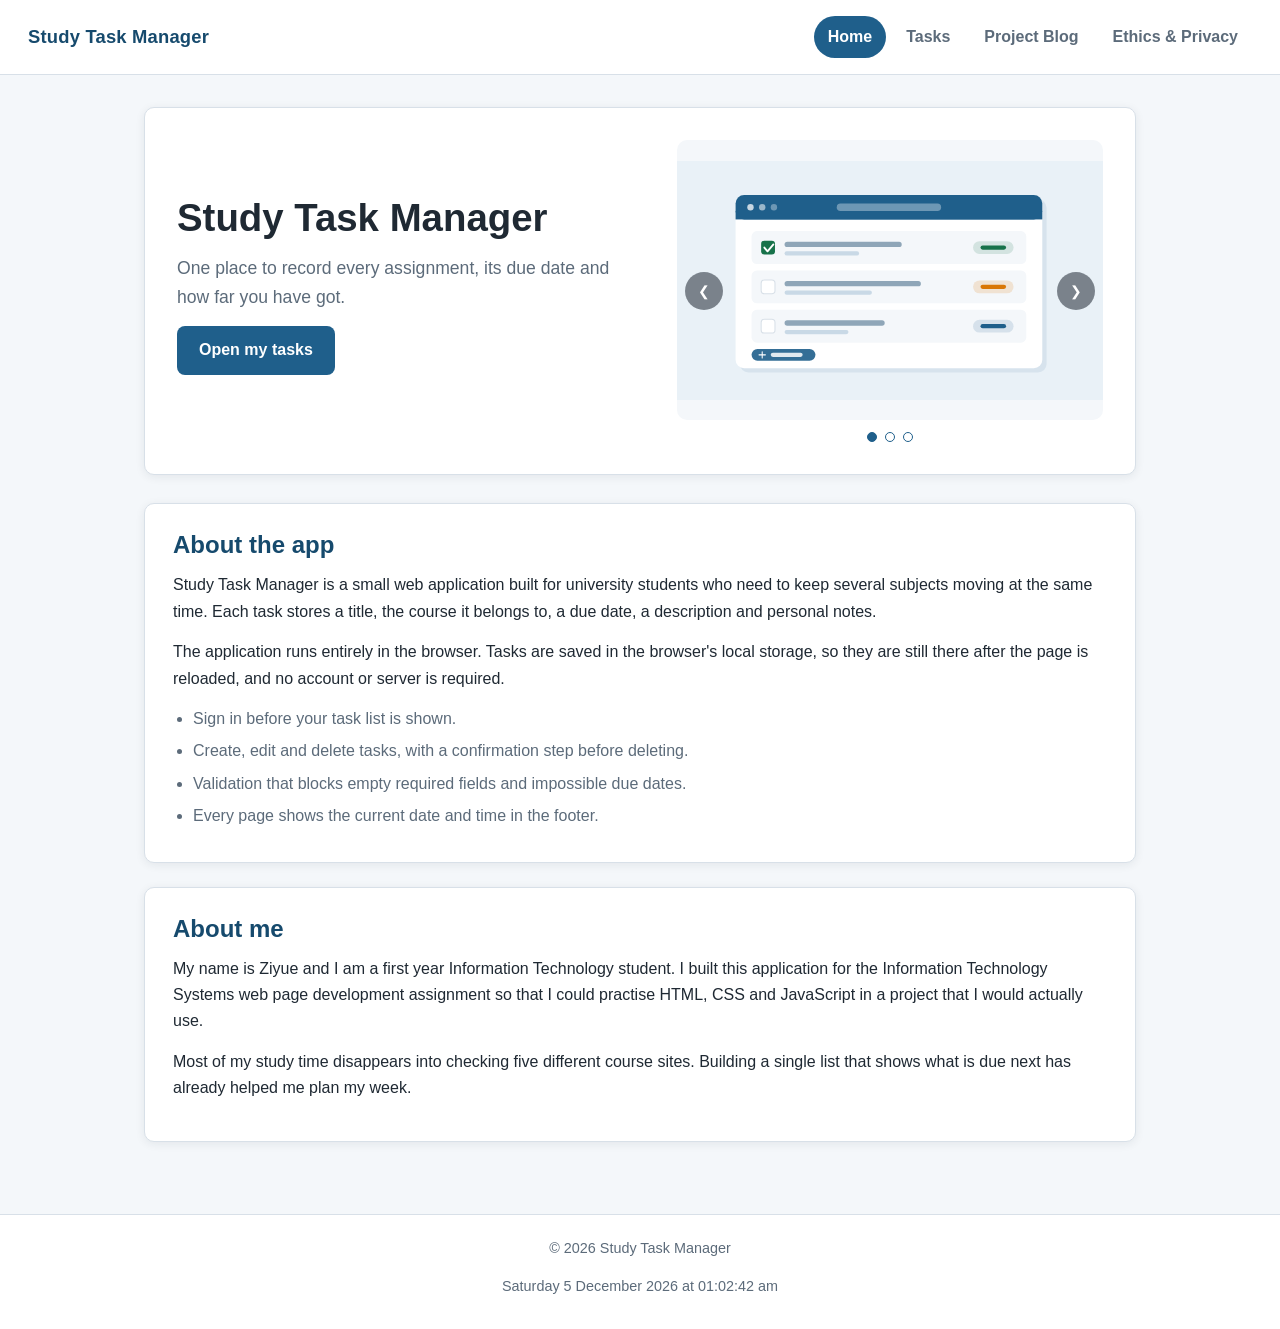
<file: index.html>
<!DOCTYPE html>
<html lang="en">
<head>
  <meta charset="UTF-8">
  <meta name="viewport" content="width=device-width, initial-scale=1.0">
  <meta name="description" content="Study Task Manager - a simple web app for tracking university study tasks.">
  <title>Study Task Manager | Home</title>
  <link rel="stylesheet" href="css/style.css">
</head>
<body>
  <!-- Site header with the main navigation. The current page is marked with aria-current. -->
  <header class="site-header">
    <a class="brand" href="index.html">Study Task Manager</a>
    <!-- aria-current and aria-label pattern copied from a navigation example I searched for. -->
    <nav aria-label="Main navigation">
      <ul>
        <li><a href="index.html" aria-current="page">Home</a></li>
        <li><a href="pages/tasks.html">Tasks</a></li>
        <li><a href="pages/blog.html">Project Blog</a></li>
        <li><a href="pages/ethics.html">Ethics &amp; Privacy</a></li>
      </ul>
    </nav>
  </header>

  <main>
    <!-- Hero section: app name, short pitch, and an image switcher with three images. -->
    <section class="hero">
      <div class="hero-text">
        <h1>Study Task Manager</h1>
        <p class="tagline">One place to record every assignment, its due date and how far you have got.</p>
        <p class="hero-actions">
          <a class="button" href="pages/tasks.html">Open my tasks</a>
        </p>
      </div>

      <div class="slider" aria-roledescription="carousel" aria-label="Study Task Manager preview images">
        <img id="heroImage" src="images/hero-tasks.svg" alt="Illustration of a task list window with completed and pending tasks">

        <div class="slider-controls">
          <button type="button" id="prevImage" class="slider-button" aria-label="Show previous image">&#10094;</button>
          <button type="button" id="nextImage" class="slider-button" aria-label="Show next image">&#10095;</button>
        </div>

        <div class="slider-dots" id="sliderDots" role="tablist" aria-label="Choose image"></div>
      </div>
    </section>

    <!-- About the app: what it does and who it is for. -->
    <section class="panel" id="about-app">
      <h2>About the app</h2>
      <p>
        Study Task Manager is a small web application built for university students who need to keep
        several subjects moving at the same time. Each task stores a title, the course it belongs to,
        a due date, a description and personal notes.
      </p>
      <p>
        The application runs entirely in the browser. Tasks are saved in the browser's local storage,
        so they are still there after the page is reloaded, and no account or server is required.
      </p>

      <ul class="feature-list">
        <li>Sign in before your task list is shown.</li>
        <li>Create, edit and delete tasks, with a confirmation step before deleting.</li>
        <li>Validation that blocks empty required fields and impossible due dates.</li>
        <li>Every page shows the current date and time in the footer.</li>
      </ul>
    </section>

    <!-- About me: short personal introduction required by the brief. -->
    <section class="panel" id="about-me">
      <h2>About me</h2>
      <p>
        My name is Ziyue and I am a first year Information Technology student. I built this
        application for the Information Technology Systems web page development assignment so that I
        could practise HTML, CSS and JavaScript in a project that I would actually use.
      </p>
      <p>
        Most of my study time disappears into checking five different course sites. Building a single
        list that shows what is due next has already helped me plan my week.
      </p>
    </section>
  </main>

  <footer class="site-footer">
    <p>&copy; 2026 Study Task Manager</p>
    <!-- Filled in by js/app.js with the live date and time. -->
    <p id="currentDateTime" class="datetime"></p>
  </footer>

  <script src="js/app.js"></script>
</body>
</html>
</file>
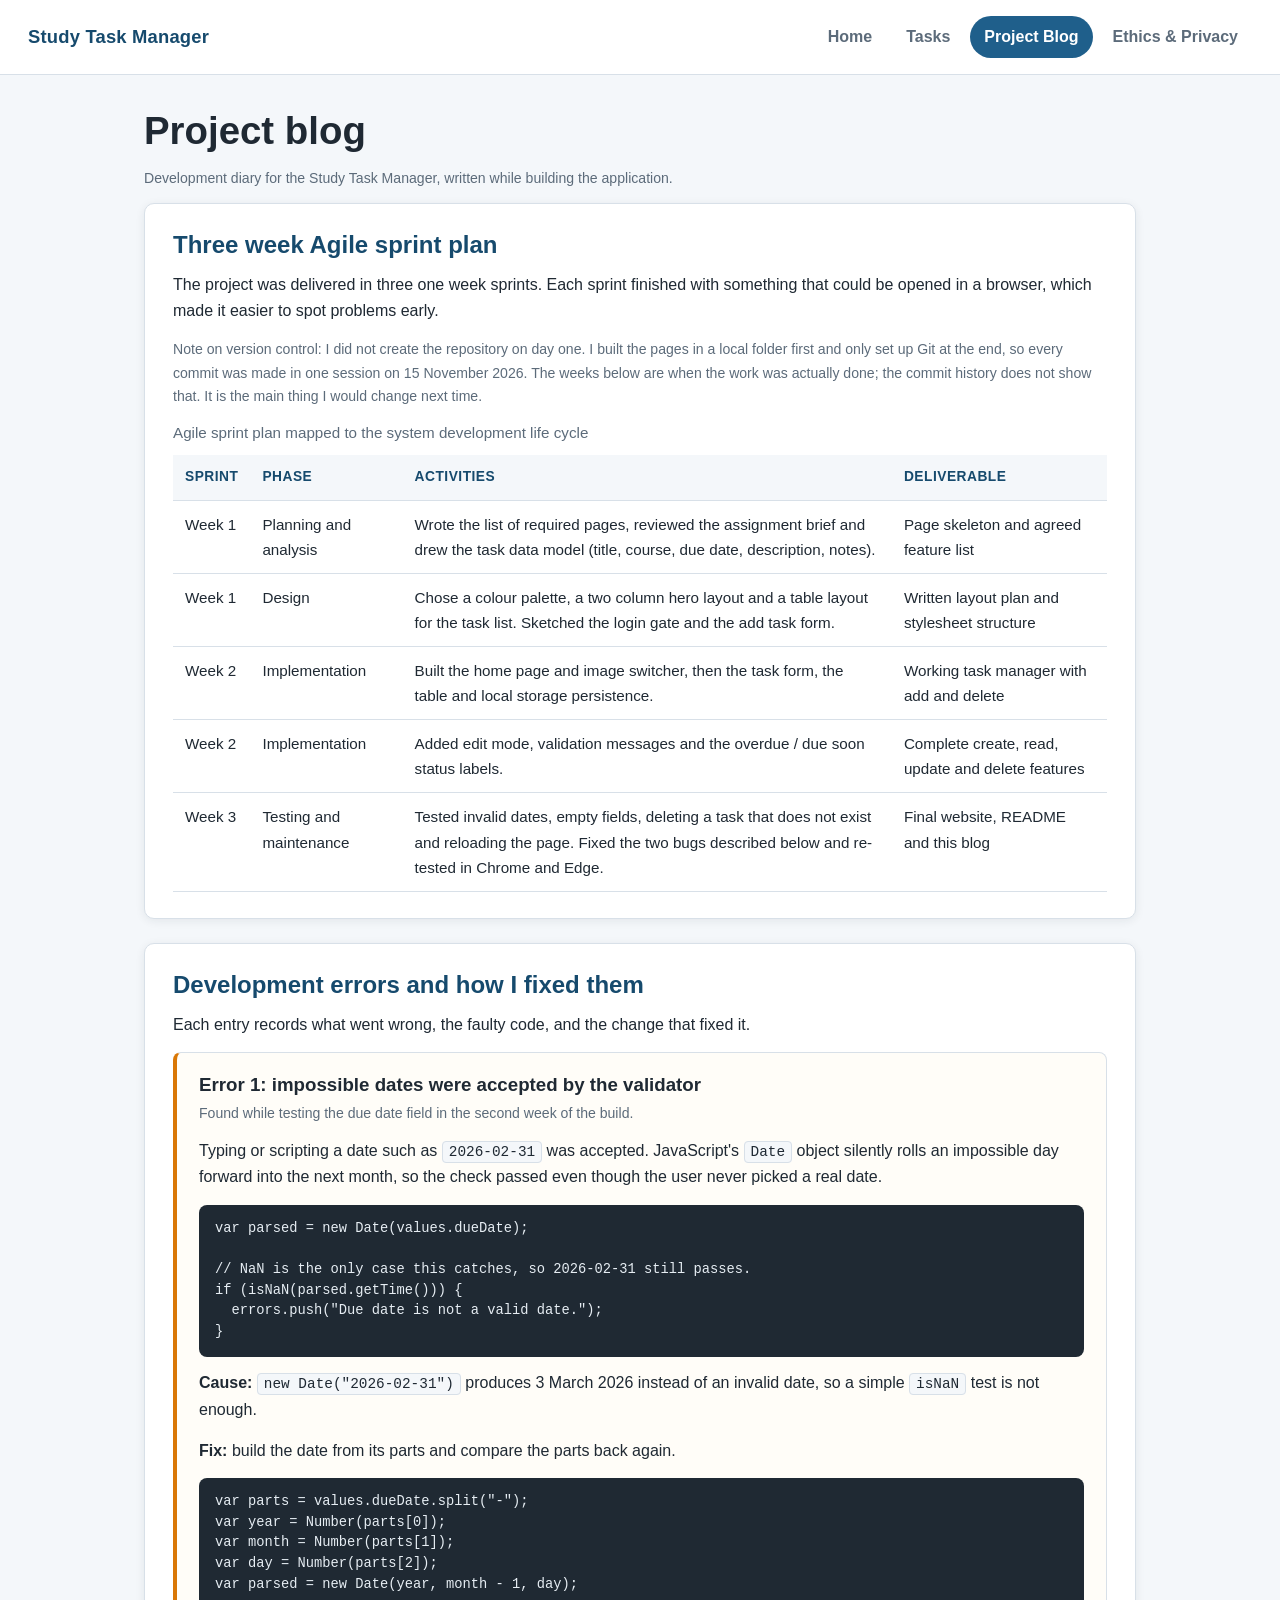
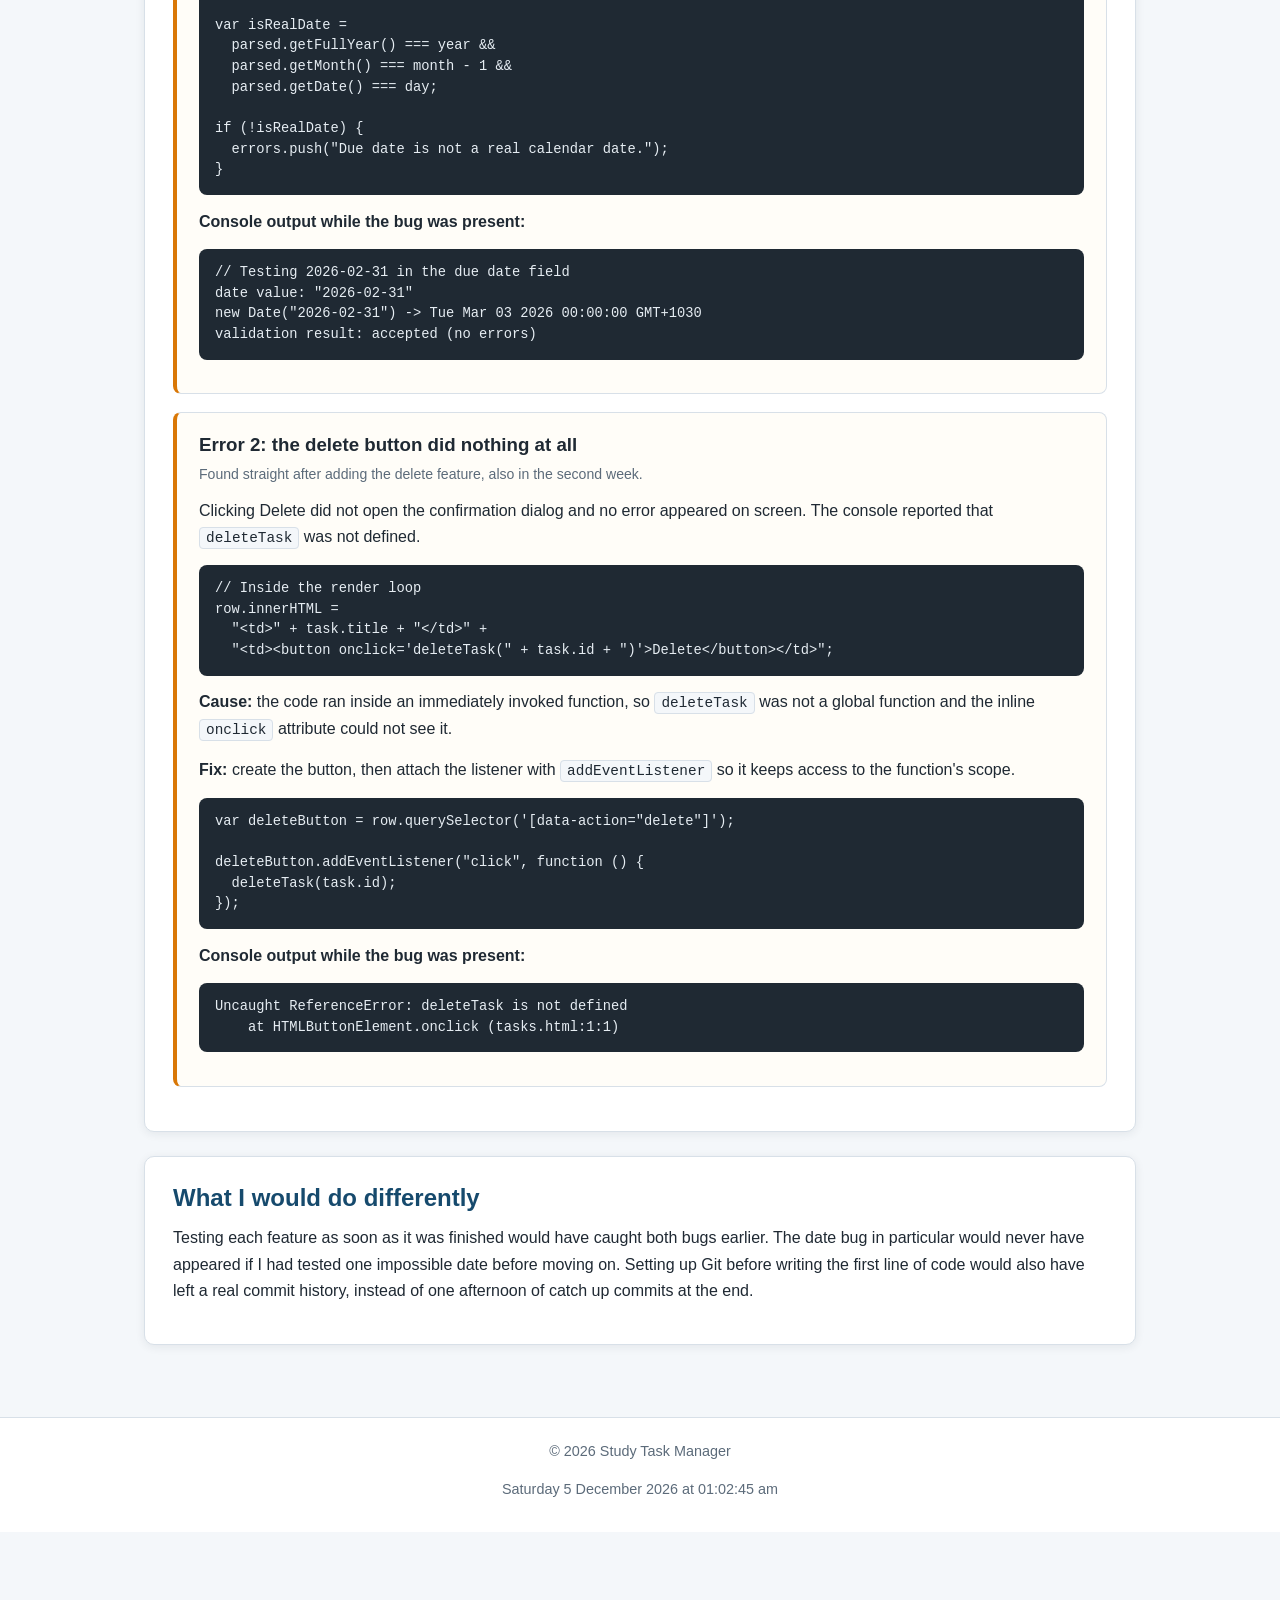
<file: pages/blog.html>
<!DOCTYPE html>
<html lang="en">
<head>
  <meta charset="UTF-8">
  <meta name="viewport" content="width=device-width, initial-scale=1.0">
  <meta name="description" content="Three week Agile plan and the development errors that were found and fixed.">
  <title>Project Blog | Study Task Manager</title>
  <link rel="stylesheet" href="../css/style.css">
</head>
<body>
  <header class="site-header">
    <a class="brand" href="../index.html">Study Task Manager</a>
    <nav aria-label="Main navigation">
      <ul>
        <li><a href="../index.html">Home</a></li>
        <li><a href="tasks.html">Tasks</a></li>
        <li><a href="blog.html" aria-current="page">Project Blog</a></li>
        <li><a href="ethics.html">Ethics &amp; Privacy</a></li>
      </ul>
    </nav>
  </header>

  <main>
    <h1>Project blog</h1>
    <p class="meta">Development diary for the Study Task Manager, written while building the application.</p>

    <!-- ============ Sprint plan ============ -->
    <section class="panel">
      <h2>Three week Agile sprint plan</h2>
      <p>
        The project was delivered in three one week sprints. Each sprint finished with something
        that could be opened in a browser, which made it easier to spot problems early.
      </p>

      <p class="meta">
        Note on version control: I did not create the repository on day one. I built the pages in a
        local folder first and only set up Git at the end, so every commit was made in one session on
        15 November 2026. The weeks below are when the work was actually done; the commit history
        does not show that. It is the main thing I would change next time.
      </p>

      <div class="table-wrap">
        <table>
          <caption>Agile sprint plan mapped to the system development life cycle</caption>
          <thead>
            <tr>
              <th scope="col">Sprint</th>
              <th scope="col">Phase</th>
              <th scope="col">Activities</th>
              <th scope="col">Deliverable</th>
            </tr>
          </thead>
          <tbody>
            <tr>
              <td>Week 1</td>
              <td>Planning and analysis</td>
              <td>
                Wrote the list of required pages, reviewed the assignment brief and drew the task
                data model (title, course, due date, description, notes).
              </td>
              <td>Page skeleton and agreed feature list</td>
            </tr>
            <tr>
              <td>Week 1</td>
              <td>Design</td>
              <td>
                Chose a colour palette, a two column hero layout and a table layout for the task
                list. Sketched the login gate and the add task form.
              </td>
              <td>Written layout plan and stylesheet structure</td>
            </tr>
            <tr>
              <td>Week 2</td>
              <td>Implementation</td>
              <td>
                Built the home page and image switcher, then the task form, the table and local
                storage persistence.
              </td>
              <td>Working task manager with add and delete</td>
            </tr>
            <tr>
              <td>Week 2</td>
              <td>Implementation</td>
              <td>
                Added edit mode, validation messages and the overdue / due soon status labels.
              </td>
              <td>Complete create, read, update and delete features</td>
            </tr>
            <tr>
              <td>Week 3</td>
              <td>Testing and maintenance</td>
              <td>
                Tested invalid dates, empty fields, deleting a task that does not exist and
                reloading the page. Fixed the two bugs described below and re-tested in Chrome and
                Edge.
              </td>
              <td>Final website, README and this blog</td>
            </tr>
          </tbody>
        </table>
      </div>
    </section>

    <!-- ============ Error log ============ -->
    <section class="panel">
      <h2>Development errors and how I fixed them</h2>
      <p>
        Each entry records what went wrong, the faulty code, and the change that fixed it.
      </p>

      <article class="error-entry">
        <h3>Error 1: impossible dates were accepted by the validator</h3>
        <p class="meta">Found while testing the due date field in the second week of the build.</p>

        <p>
          Typing or scripting a date such as <code>2026-02-31</code> was accepted. JavaScript's
          <code>Date</code> object silently rolls an impossible day forward into the next month, so
          the check passed even though the user never picked a real date.
        </p>

        <pre><code>var parsed = new Date(values.dueDate);

// NaN is the only case this catches, so 2026-02-31 still passes.
if (isNaN(parsed.getTime())) {
  errors.push("Due date is not a valid date.");
}</code></pre>

        <p><strong>Cause:</strong> <code>new Date("2026-02-31")</code> produces 3 March 2026 instead of
          an invalid date, so a simple <code>isNaN</code> test is not enough.</p>

        <p><strong>Fix:</strong> build the date from its parts and compare the parts back again.</p>

        <pre><code>var parts = values.dueDate.split("-");
var year = Number(parts[0]);
var month = Number(parts[1]);
var day = Number(parts[2]);
var parsed = new Date(year, month - 1, day);

var isRealDate =
  parsed.getFullYear() === year &amp;&amp;
  parsed.getMonth() === month - 1 &amp;&amp;
  parsed.getDate() === day;

if (!isRealDate) {
  errors.push("Due date is not a real calendar date.");
}</code></pre>

        <p><strong>Console output while the bug was present:</strong></p>

        <pre><code>// Testing 2026-02-31 in the due date field
date value: "2026-02-31"
new Date("2026-02-31") -&gt; Tue Mar 03 2026 00:00:00 GMT+1030
validation result: accepted (no errors)</code></pre>
      </article>

      <article class="error-entry">
        <h3>Error 2: the delete button did nothing at all</h3>
        <p class="meta">Found straight after adding the delete feature, also in the second week.</p>

        <p>
          Clicking Delete did not open the confirmation dialog and no error appeared on screen. The
          console reported that <code>deleteTask</code> was not defined.
        </p>

        <pre><code>// Inside the render loop
row.innerHTML =
  "&lt;td&gt;" + task.title + "&lt;/td&gt;" +
  "&lt;td&gt;&lt;button onclick='deleteTask(" + task.id + ")'&gt;Delete&lt;/button&gt;&lt;/td&gt;";</code></pre>

        <p><strong>Cause:</strong> the code ran inside an immediately invoked function, so
          <code>deleteTask</code> was not a global function and the inline <code>onclick</code>
          attribute could not see it.</p>

        <p><strong>Fix:</strong> create the button, then attach the listener with
          <code>addEventListener</code> so it keeps access to the function's scope.</p>

        <pre><code>var deleteButton = row.querySelector('[data-action="delete"]');

deleteButton.addEventListener("click", function () {
  deleteTask(task.id);
});</code></pre>

        <p><strong>Console output while the bug was present:</strong></p>

        <pre><code>Uncaught ReferenceError: deleteTask is not defined
    at HTMLButtonElement.onclick (tasks.html:1:1)</code></pre>
      </article>
    </section>

    <section class="panel">
      <h2>What I would do differently</h2>
      <p>
        Testing each feature as soon as it was finished would have caught both bugs earlier. The
        date bug in particular would never have appeared if I had tested one impossible date before
        moving on. Setting up Git before writing the first line of code would also have left a real
        commit history, instead of one afternoon of catch up commits at the end.
      </p>
    </section>
  </main>

  <footer class="site-footer">
    <p>&copy; 2026 Study Task Manager</p>
    <p id="currentDateTime" class="datetime"></p>
  </footer>

  <script src="../js/app.js"></script>
</body>
</html>
</file>
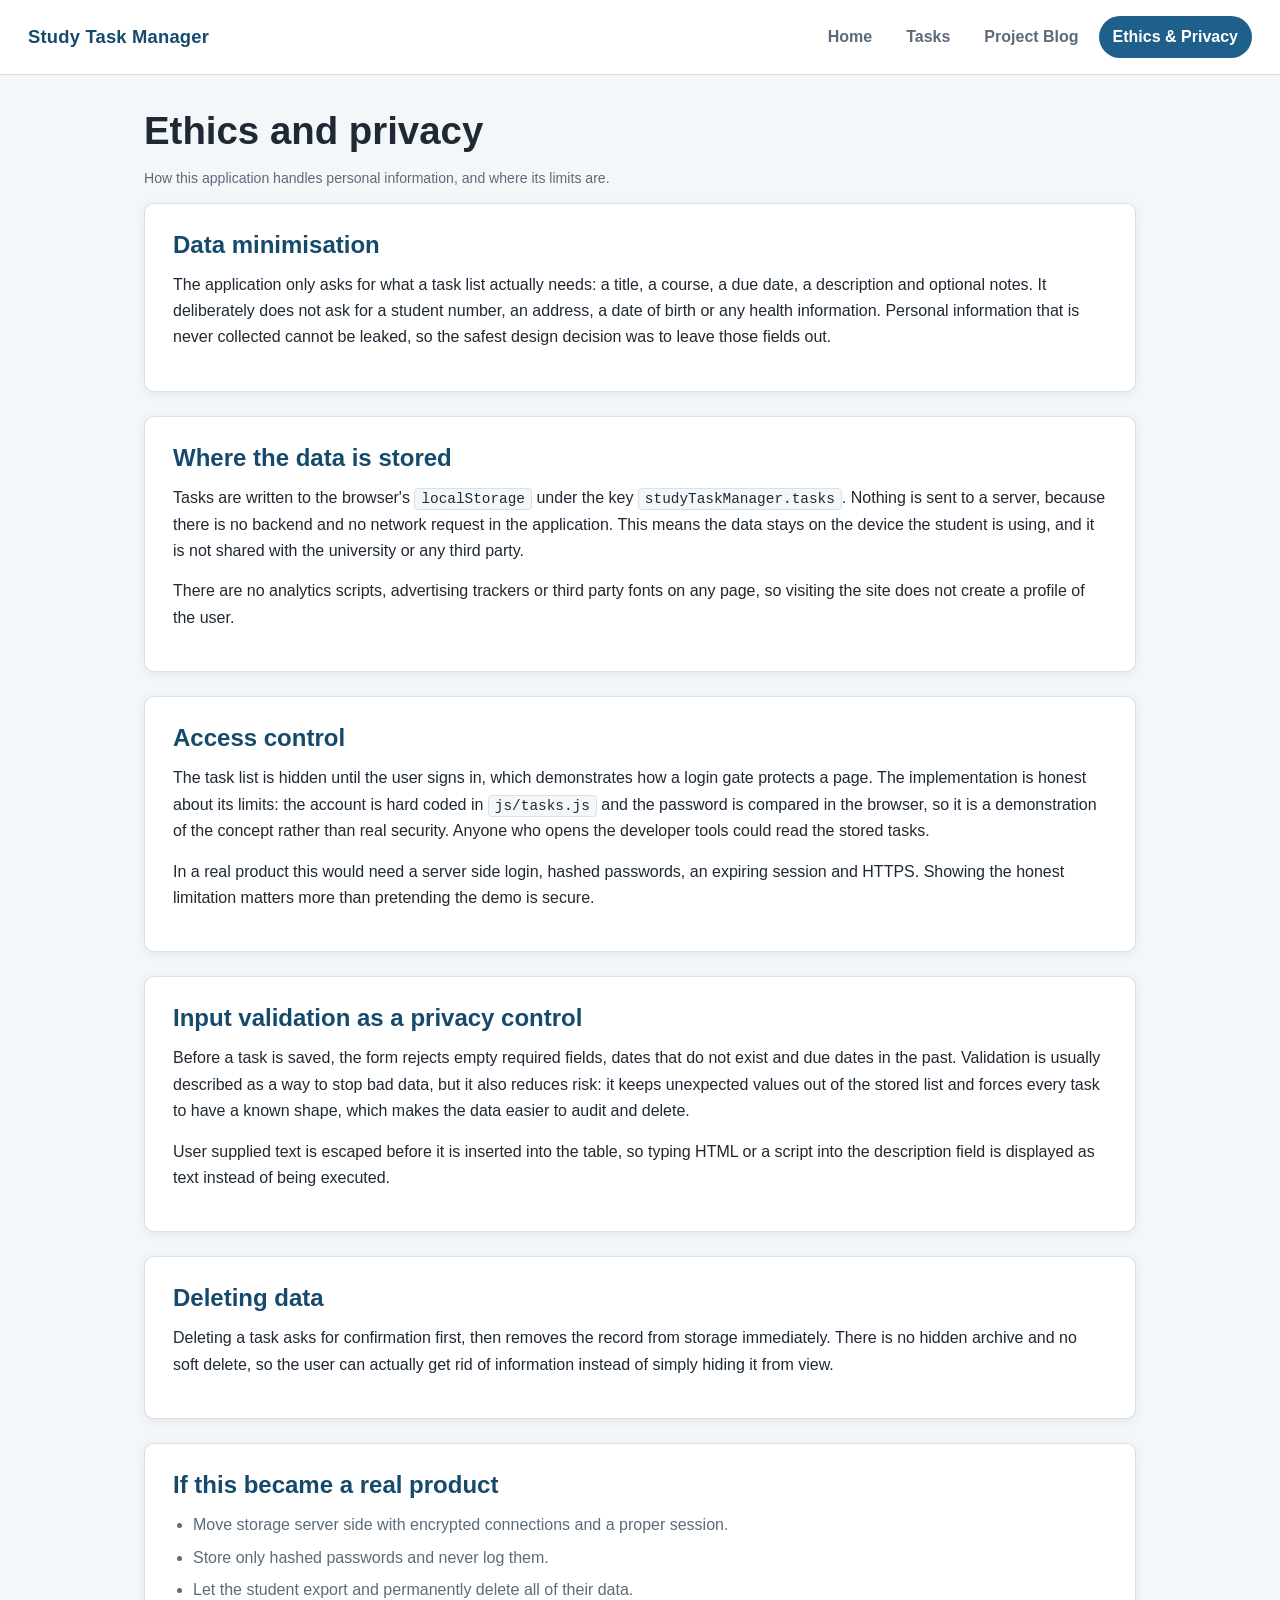
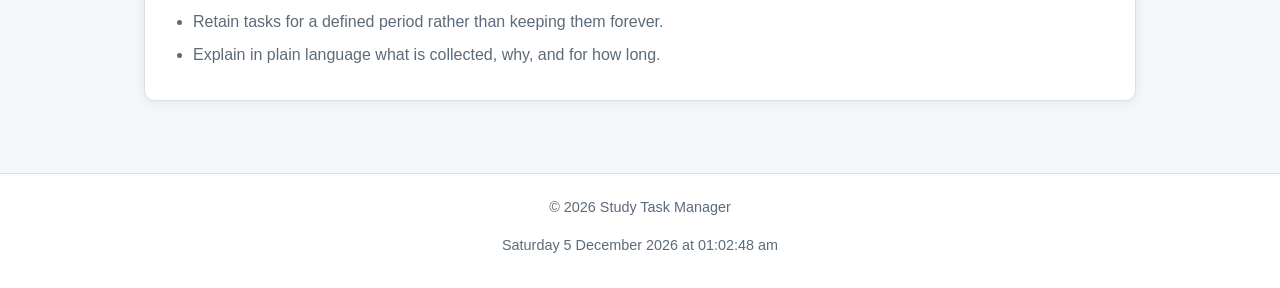
<file: pages/ethics.html>
<!DOCTYPE html>
<html lang="en">
<head>
  <meta charset="UTF-8">
  <meta name="viewport" content="width=device-width, initial-scale=1.0">
  <meta name="description" content="Reflection on ethical data use and user privacy in the Study Task Manager.">
  <title>Ethics &amp; Privacy | Study Task Manager</title>
  <link rel="stylesheet" href="../css/style.css">
</head>
<body>
  <header class="site-header">
    <a class="brand" href="../index.html">Study Task Manager</a>
    <nav aria-label="Main navigation">
      <ul>
        <li><a href="../index.html">Home</a></li>
        <li><a href="tasks.html">Tasks</a></li>
        <li><a href="blog.html">Project Blog</a></li>
        <li><a href="ethics.html" aria-current="page">Ethics &amp; Privacy</a></li>
      </ul>
    </nav>
  </header>

  <main>
    <h1>Ethics and privacy</h1>
    <p class="meta">How this application handles personal information, and where its limits are.</p>

    <section class="panel">
      <h2>Data minimisation</h2>
      <p>
        The application only asks for what a task list actually needs: a title, a course, a due
        date, a description and optional notes. It deliberately does not ask for a student number,
        an address, a date of birth or any health information. Personal information that is never
        collected cannot be leaked, so the safest design decision was to leave those fields out.
      </p>
    </section>

    <section class="panel">
      <h2>Where the data is stored</h2>
      <p>
        Tasks are written to the browser's <code>localStorage</code> under the key
        <code>studyTaskManager.tasks</code>. Nothing is sent to a server, because there is no backend
        and no network request in the application. This means the data stays on the device the
        student is using, and it is not shared with the university or any third party.
      </p>
      <p>
        There are no analytics scripts, advertising trackers or third party fonts on any page, so
        visiting the site does not create a profile of the user.
      </p>
    </section>

    <section class="panel">
      <h2>Access control</h2>
      <p>
        The task list is hidden until the user signs in, which demonstrates how a login gate protects
        a page. The implementation is honest about its limits: the account is hard coded in
        <code>js/tasks.js</code> and the password is compared in the browser, so it is a
        demonstration of the concept rather than real security. Anyone who opens the developer tools
        could read the stored tasks.
      </p>
      <p>
        In a real product this would need a server side login, hashed passwords, an expiring session
        and HTTPS. Showing the honest limitation matters more than pretending the demo is secure.
      </p>
    </section>

    <section class="panel">
      <h2>Input validation as a privacy control</h2>
      <p>
        Before a task is saved, the form rejects empty required fields, dates that do not exist and
        due dates in the past. Validation is usually described as a way to stop bad data, but it also
        reduces risk: it keeps unexpected values out of the stored list and forces every task to have
        a known shape, which makes the data easier to audit and delete.
      </p>
      <p>
        User supplied text is escaped before it is inserted into the table, so typing HTML or a
        script into the description field is displayed as text instead of being executed.
      </p>
    </section>

    <section class="panel">
      <h2>Deleting data</h2>
      <p>
        Deleting a task asks for confirmation first, then removes the record from storage
        immediately. There is no hidden archive and no soft delete, so the user can actually get rid
        of information instead of simply hiding it from view.
      </p>
    </section>

    <section class="panel">
      <h2>If this became a real product</h2>
      <ul class="feature-list">
        <li>Move storage server side with encrypted connections and a proper session.</li>
        <li>Store only hashed passwords and never log them.</li>
        <li>Let the student export and permanently delete all of their data.</li>
        <li>Retain tasks for a defined period rather than keeping them forever.</li>
        <li>Explain in plain language what is collected, why, and for how long.</li>
      </ul>
    </section>
  </main>

  <footer class="site-footer">
    <p>&copy; 2026 Study Task Manager</p>
    <p id="currentDateTime" class="datetime"></p>
  </footer>

  <script src="../js/app.js"></script>
</body>
</html>
</file>
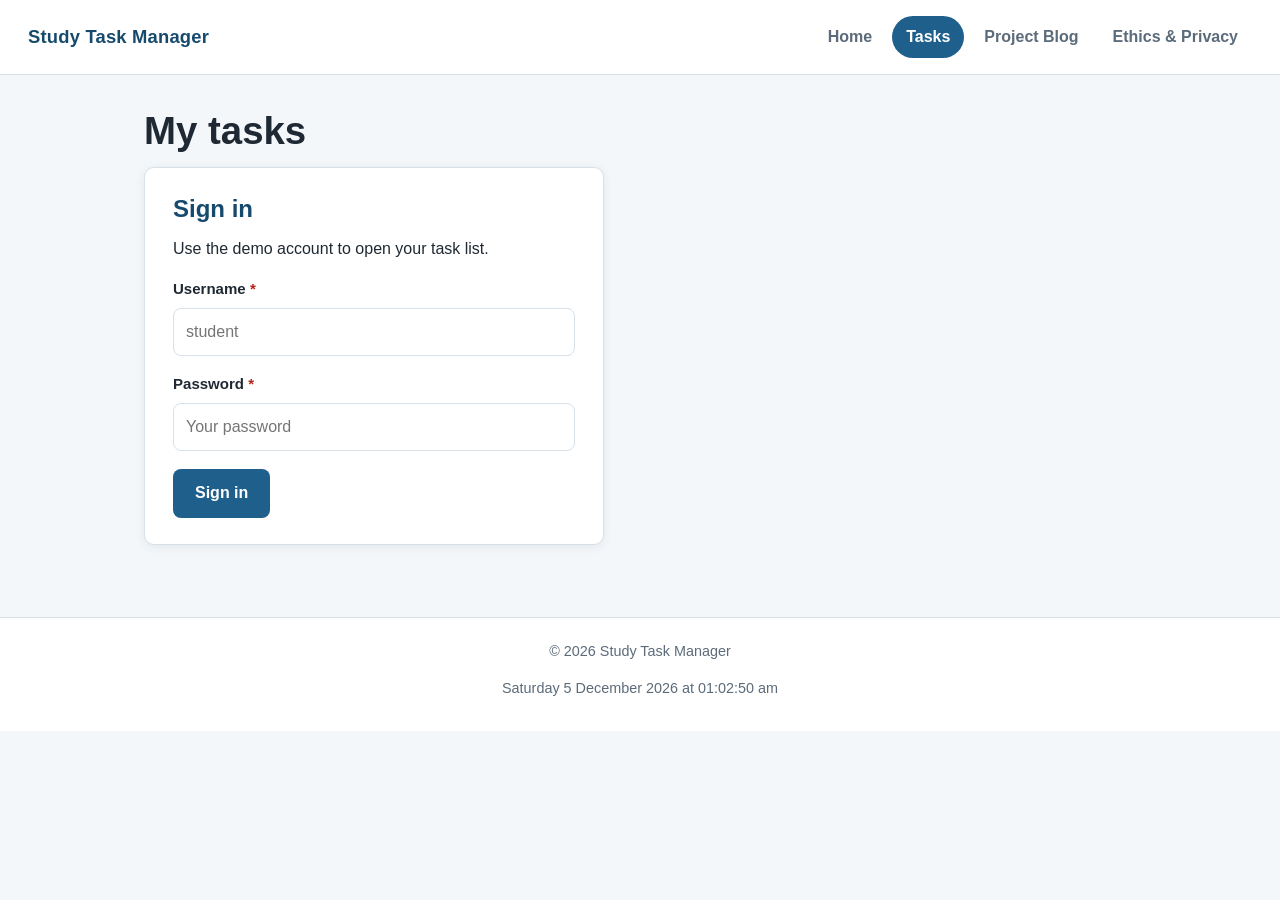
<file: pages/tasks.html>
<!DOCTYPE html>
<html lang="en">
<head>
  <meta charset="UTF-8">
  <meta name="viewport" content="width=device-width, initial-scale=1.0">
  <meta name="description" content="Create, edit and delete your study tasks.">
  <title>Tasks | Study Task Manager</title>
  <link rel="stylesheet" href="../css/style.css">
</head>
<body>
  <header class="site-header">
    <a class="brand" href="../index.html">Study Task Manager</a>
    <nav aria-label="Main navigation">
      <ul>
        <li><a href="../index.html">Home</a></li>
        <li><a href="tasks.html" aria-current="page">Tasks</a></li>
        <li><a href="blog.html">Project Blog</a></li>
        <li><a href="ethics.html">Ethics &amp; Privacy</a></li>
      </ul>
    </nav>
  </header>

  <main>
    <h1>My tasks</h1>

    <!-- Login gate: the task list stays hidden until the user signs in. -->
    <section class="panel narrow" id="loginSection">
      <h2>Sign in</h2>
      <p>Use the demo account to open your task list.</p>

      <!-- role="alert" taken from an accessibility tutorial so error messages get announced. -->
      <p class="message" id="loginMessage" role="alert"></p>

      <form id="loginForm" novalidate>
        <div class="form-grid">
          <div class="field full">
            <label for="username">Username <span class="required">*</span></label>
            <input type="text" id="username" name="username" autocomplete="username" placeholder="student">
          </div>
          <div class="field full">
            <label for="password">Password <span class="required">*</span></label>
            <input type="password" id="password" name="password" autocomplete="current-password" placeholder="Your password">
          </div>
        </div>
        <div class="form-actions">
          <button type="submit" class="button">Sign in</button>
        </div>
      </form>
    </section>

    <!-- Task application: hidden by default, shown by js/tasks.js after login. -->
    <section id="taskApp" hidden>
      <div class="banner">
        <p id="welcomeText">Signed in.</p>
        <button type="button" class="button secondary small" id="logoutButton">Sign out</button>
      </div>

      <section class="panel">
        <h2 id="formHeading">Add a task</h2>

        <p class="message" id="formMessage" role="alert"></p>

        <form id="taskForm" novalidate>
          <!-- Stores the id of the task being edited; empty when adding a new task. -->
          <input type="hidden" id="taskId" name="taskId" value="">

          <div class="form-grid">
            <div class="field full">
              <label for="taskTitle">Task title <span class="required">*</span></label>
              <input type="text" id="taskTitle" name="taskTitle" placeholder="Finish the web page assignment">
            </div>

            <div class="field">
              <label for="courseName">Course code / name <span class="required">*</span></label>
              <input type="text" id="courseName" name="courseName" placeholder="INFO1012 Information Technology Systems">
            </div>

            <div class="field">
              <label for="dueDate">Due date <span class="required">*</span></label>
              <input type="date" id="dueDate" name="dueDate">
            </div>

            <div class="field full">
              <label for="taskDescription">Description <span class="required">*</span></label>
              <textarea id="taskDescription" name="taskDescription" placeholder="What needs to be done?"></textarea>
            </div>

            <div class="field full">
              <label for="taskNotes">Notes</label>
              <textarea id="taskNotes" name="taskNotes" placeholder="Optional: links, questions, reminders"></textarea>
            </div>
          </div>

          <div class="form-actions">
            <button type="submit" class="button" id="submitButton">Add task</button>
            <button type="button" class="button secondary" id="cancelEditButton" hidden>Cancel edit</button>
          </div>
        </form>
      </section>

      <section class="panel">
        <h2>All tasks</h2>
        <p class="meta" id="taskCount">No tasks yet.</p>

        <div class="table-wrap">
          <table id="taskTable" hidden>
            <caption>Tasks are ordered by due date, earliest first.</caption>
            <thead>
              <tr>
                <th scope="col">Title</th>
                <th scope="col">Course</th>
                <th scope="col">Due date</th>
                <th scope="col">Status</th>
                <th scope="col">Notes</th>
                <th scope="col">Actions</th>
              </tr>
            </thead>
            <tbody id="taskBody"></tbody>
          </table>
        </div>

        <p class="empty-state" id="emptyState">Your task list is empty. Add your first task above.</p>
      </section>
    </section>
  </main>

  <footer class="site-footer">
    <p>&copy; 2026 Study Task Manager</p>
    <p id="currentDateTime" class="datetime"></p>
  </footer>

  <script src="../js/app.js"></script>
  <script src="../js/tasks.js"></script>
</body>
</html>
</file>
<file: css/style.css>
/* ============================================================
   Study Task Manager - main stylesheet
   Sections: variables, base, header, hero slider, panels,
   forms, tables, messages, footer, responsive rules.
   ============================================================ */

:root {
  --ink: #1f2933;
  --muted: #5c6b7a;
  --brand: #1f5f8b;
  --brand-dark: #164a6d;
  --accent: #d97706;
  --surface: #ffffff;
  --surface-alt: #f4f7fa;
  --border: #d8e0e8;
  --danger: #b42318;
  --success: #17724a;
  --radius: 10px;
  --shadow: 0 2px 10px rgba(31, 41, 51, 0.08);
}

* {
  box-sizing: border-box;
}

body {
  margin: 0;
  font-family: "Segoe UI", "Helvetica Neue", Arial, sans-serif;
  font-size: 16px;
  line-height: 1.65;
  color: var(--ink);
  background: var(--surface-alt);
}

h1,
h2,
h3 {
  line-height: 1.25;
  margin: 0 0 12px;
}

h1 {
  font-size: 2.4rem;
}

h2 {
  font-size: 1.5rem;
  color: var(--brand-dark);
}

p {
  margin: 0 0 14px;
}

a {
  color: var(--brand);
}

/* ---------- Header and navigation ---------- */

.site-header {
  display: flex;
  flex-wrap: wrap;
  align-items: center;
  justify-content: space-between;
  gap: 12px;
  padding: 16px 28px;
  background: var(--surface);
  border-bottom: 1px solid var(--border);
}

.brand {
  font-size: 1.15rem;
  font-weight: 700;
  color: var(--brand-dark);
  text-decoration: none;
  letter-spacing: 0.2px;
}

.site-header nav ul {
  display: flex;
  flex-wrap: wrap;
  gap: 6px;
  margin: 0;
  padding: 0;
  list-style: none;
}

.site-header nav a {
  display: block;
  padding: 8px 14px;
  border-radius: 999px;
  text-decoration: none;
  color: var(--muted);
  font-weight: 600;
}

.site-header nav a:hover {
  background: var(--surface-alt);
  color: var(--brand-dark);
}

.site-header nav a[aria-current="page"] {
  background: var(--brand);
  color: #fff;
}

/* ---------- Layout ---------- */

main {
  max-width: 1040px;
  margin: 0 auto;
  padding: 32px 24px 48px;
}

/* ---------- Hero and image slider ---------- */

.hero {
  display: grid;
  grid-template-columns: 1.1fr 1fr;
  gap: 32px;
  align-items: center;
  padding: 32px;
  margin-bottom: 28px;
  background: var(--surface);
  border: 1px solid var(--border);
  border-radius: var(--radius);
  box-shadow: var(--shadow);
}

.tagline {
  font-size: 1.1rem;
  color: var(--muted);
}

.button {
  display: inline-block;
  padding: 11px 22px;
  border: none;
  border-radius: 8px;
  background: var(--brand);
  color: #fff;
  font: inherit;
  font-weight: 600;
  text-decoration: none;
  cursor: pointer;
}

.button:hover {
  background: var(--brand-dark);
}

.button.secondary {
  background: transparent;
  color: var(--brand);
  border: 1px solid var(--brand);
}

.slider {
  position: relative;
}

.slider img {
  display: block;
  width: 100%;
  height: 280px;
  /* contain keeps the whole illustration visible instead of cropping it. */
  object-fit: contain;
  border-radius: var(--radius);
  background: var(--surface-alt);
}

.slider-controls {
  position: absolute;
  inset: 0;
  display: flex;
  align-items: center;
  justify-content: space-between;
  padding: 0 8px;
  pointer-events: none;
}

.slider-button {
  pointer-events: auto;
  width: 38px;
  height: 38px;
  border: none;
  border-radius: 50%;
  background: rgba(31, 41, 51, 0.55);
  color: #fff;
  font-size: 0.85rem;
  cursor: pointer;
}

.slider-button:hover {
  background: rgba(31, 41, 51, 0.8);
}

.slider-dots {
  display: flex;
  justify-content: center;
  gap: 8px;
  margin-top: 12px;
}

.slider-dot {
  width: 10px;
  height: 10px;
  padding: 0;
  border: 1px solid var(--brand);
  border-radius: 50%;
  background: transparent;
  cursor: pointer;
}

.slider-dot[aria-selected="true"] {
  background: var(--brand);
}

/* ---------- Content panels ---------- */

.panel {
  padding: 26px 28px;
  margin-bottom: 24px;
  background: var(--surface);
  border: 1px solid var(--border);
  border-radius: var(--radius);
  box-shadow: var(--shadow);
}

.feature-list {
  margin: 0;
  padding-left: 20px;
  color: var(--muted);
}

.feature-list li {
  margin-bottom: 6px;
}

/* ---------- Forms ---------- */

.form-grid {
  display: grid;
  grid-template-columns: repeat(2, minmax(0, 1fr));
  gap: 16px;
}

.field {
  display: flex;
  flex-direction: column;
  gap: 6px;
}

.field.full {
  grid-column: 1 / -1;
}

label {
  font-weight: 600;
  font-size: 0.94rem;
}

.required {
  color: var(--danger);
}

input,
textarea,
select {
  font: inherit;
  padding: 10px 12px;
  border: 1px solid var(--border);
  border-radius: 8px;
  background: #fff;
  color: var(--ink);
}

input:focus,
textarea:focus,
select:focus {
  outline: 2px solid rgba(31, 95, 139, 0.35);
  border-color: var(--brand);
}

textarea {
  min-height: 88px;
  resize: vertical;
}

.form-actions {
  display: flex;
  gap: 10px;
  margin-top: 18px;
}

/* ---------- Messages ---------- */

.message {
  display: none;
  padding: 11px 14px;
  margin: 0 0 16px;
  border-radius: 8px;
  border-left: 4px solid transparent;
  font-weight: 600;
}

.message.error {
  display: block;
  background: #fdecea;
  border-color: var(--danger);
  color: var(--danger);
}

.message.success {
  display: block;
  background: #e7f5ee;
  border-color: var(--success);
  color: var(--success);
}

.field-error {
  color: var(--danger);
  font-size: 0.85rem;
  font-weight: 600;
}

/* ---------- Tables ---------- */

.table-wrap {
  overflow-x: auto;
}

table {
  width: 100%;
  border-collapse: collapse;
  font-size: 0.95rem;
}

caption {
  caption-side: top;
  text-align: left;
  padding-bottom: 10px;
  color: var(--muted);
}

th,
td {
  padding: 11px 12px;
  border-bottom: 1px solid var(--border);
  text-align: left;
  vertical-align: top;
}

thead th {
  background: var(--surface-alt);
  color: var(--brand-dark);
  font-size: 0.86rem;
  text-transform: uppercase;
  letter-spacing: 0.5px;
}

tbody tr:hover {
  background: #fbfdff;
}

.status-pill {
  display: inline-block;
  padding: 3px 10px;
  border-radius: 999px;
  font-size: 0.78rem;
  font-weight: 700;
}

.status-due {
  background: #fdecea;
  color: var(--danger);
}

.status-soon {
  background: #fdf3e0;
  color: var(--accent);
}

.status-ok {
  background: #e7f5ee;
  color: var(--success);
}

.row-actions {
  display: flex;
  gap: 8px;
}

.button.small {
  padding: 6px 12px;
  font-size: 0.85rem;
  border-radius: 6px;
}

.button.danger {
  background: var(--danger);
}

.button.danger:hover {
  background: #8f1c13;
}

.empty-state {
  padding: 22px;
  text-align: center;
  color: var(--muted);
  background: var(--surface-alt);
  border-radius: 8px;
}

/* ---------- Login / signed-in banner ---------- */

.banner {
  display: flex;
  flex-wrap: wrap;
  align-items: center;
  justify-content: space-between;
  gap: 12px;
  padding: 14px 18px;
  margin-bottom: 22px;
  background: #eaf3f8;
  border: 1px solid #c6dcea;
  border-radius: var(--radius);
}

.narrow {
  max-width: 460px;
}

/* ---------- Code snippets and blog entries ---------- */

.error-entry {
  padding: 20px 22px;
  margin-bottom: 18px;
  border: 1px solid var(--border);
  border-left: 4px solid var(--accent);
  border-radius: 8px;
  background: #fffdf8;
}

.error-entry h3 {
  margin-bottom: 6px;
}

.meta {
  color: var(--muted);
  font-size: 0.88rem;
  margin-bottom: 12px;
}

pre {
  overflow-x: auto;
  padding: 14px 16px;
  background: #1f2933;
  color: #e6edf3;
  border-radius: 8px;
  font-size: 0.86rem;
  line-height: 1.5;
}

code {
  font-family: Consolas, "Courier New", monospace;
}

p code,
li code {
  padding: 2px 6px;
  background: var(--surface-alt);
  border: 1px solid var(--border);
  border-radius: 4px;
  font-size: 0.9rem;
}

figure {
  margin: 16px 0;
}

figure img {
  max-width: 100%;
  border: 1px solid var(--border);
  border-radius: 8px;
}

figcaption {
  color: var(--muted);
  font-size: 0.85rem;
  margin-top: 6px;
}

/* ---------- Footer ---------- */

.site-footer {
  padding: 22px 28px 30px;
  border-top: 1px solid var(--border);
  background: var(--surface);
  color: var(--muted);
  text-align: center;
  font-size: 0.9rem;
}

.datetime {
  margin: 4px 0 0;
  /* Saw this in an article about lining numbers up in a table. */
  font-variant-numeric: tabular-nums;
}

/* ---------- Responsive rules ---------- */

@media (max-width: 860px) {
  .hero {
    grid-template-columns: 1fr;
  }

  h1 {
    font-size: 2rem;
  }
}

@media (max-width: 620px) {
  .form-grid {
    grid-template-columns: 1fr;
  }

  .site-header {
    padding: 14px 18px;
  }

  main {
    padding: 22px 16px 36px;
  }

  .panel {
    padding: 20px;
  }
}
</file>
